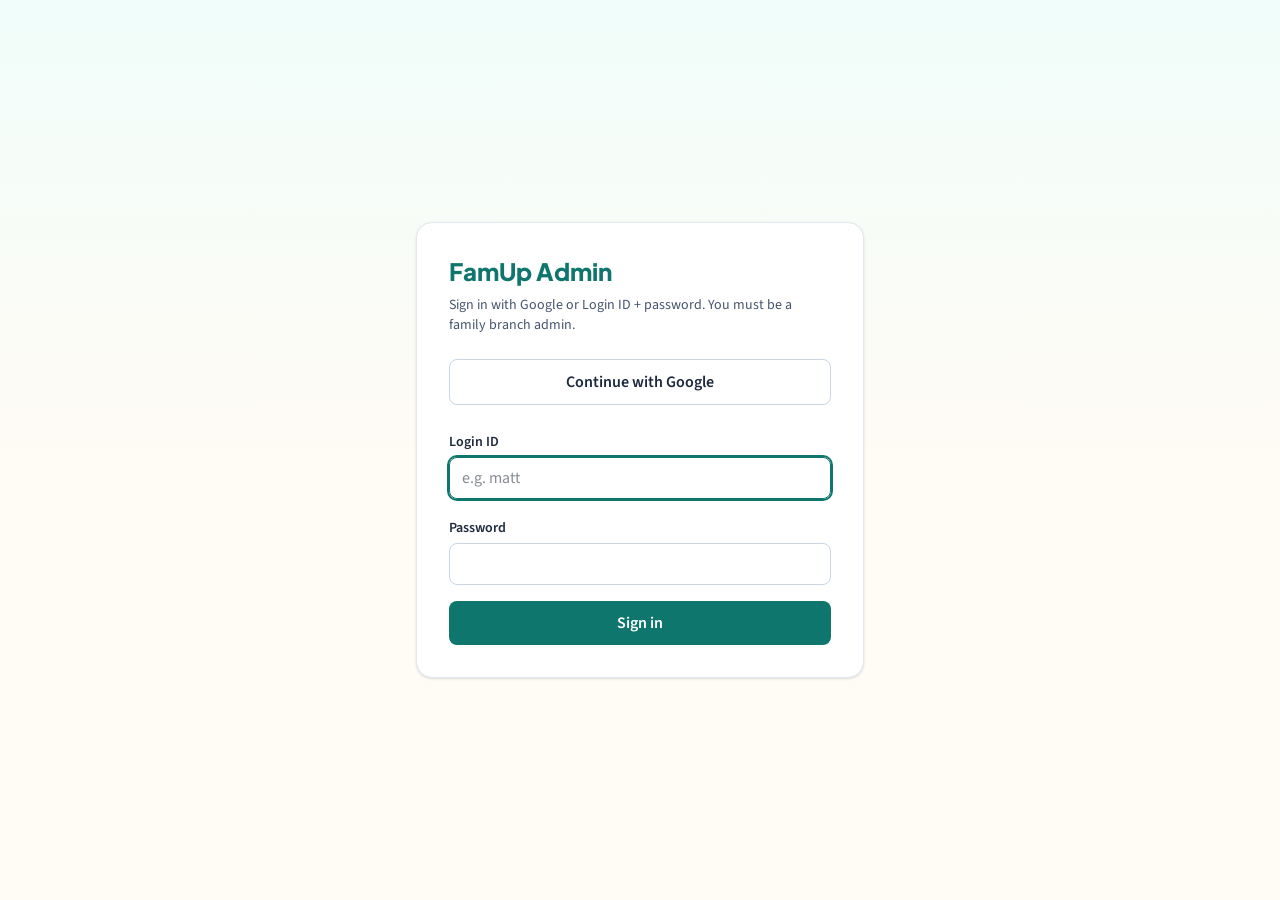
<file: index.html>
<!doctype html>
<html lang="en">
  <head>
    <meta charset="UTF-8" />
    <meta name="viewport" content="width=device-width, initial-scale=1.0" />
    <meta name="description" content="FamUp admin console — members, redemptions, referrals." />
    <meta name="theme-color" content="#0F766E" />
    <title>FamUp Admin</title>
    <link rel="preconnect" href="https://fonts.googleapis.com" />
    <link rel="preconnect" href="https://fonts.gstatic.com" crossorigin />
    <link
      href="https://fonts.googleapis.com/css2?family=Plus+Jakarta+Sans:wght@600;700;800&family=Source+Sans+3:wght@400;500;600;700&display=swap"
      rel="stylesheet"
    />
    <script type="module" crossorigin src="/assets/index-BXBW2vWb.js"></script>
    <link rel="stylesheet" crossorigin href="/assets/index-lhSkgsQ8.css">
      <meta name="famup-admin-deploy" content="1795517573" />
  </head>
  <body>
    <div id="root"></div>
  </body>
</html>
</file>
<file: assets/index-lhSkgsQ8.css>
/*! tailwindcss v4.3.2 | MIT License | https://tailwindcss.com */@layer properties{@supports (((-webkit-hyphens:none)) and (not (margin-trim:inline))) or ((-moz-orient:inline) and (not (color:rgb(from red r g b)))){*,:before,:after,::backdrop{--tw-space-y-reverse:0;--tw-border-style:solid;--tw-gradient-position:initial;--tw-gradient-from:#0000;--tw-gradient-via:#0000;--tw-gradient-to:#0000;--tw-gradient-stops:initial;--tw-gradient-via-stops:initial;--tw-gradient-from-position:0%;--tw-gradient-via-position:50%;--tw-gradient-to-position:100%;--tw-font-weight:initial;--tw-shadow:0 0 #0000;--tw-shadow-color:initial;--tw-shadow-alpha:100%;--tw-inset-shadow:0 0 #0000;--tw-inset-shadow-color:initial;--tw-inset-shadow-alpha:100%;--tw-ring-color:initial;--tw-ring-shadow:0 0 #0000;--tw-inset-ring-color:initial;--tw-inset-ring-shadow:0 0 #0000;--tw-ring-inset:initial;--tw-ring-offset-width:0px;--tw-ring-offset-color:#fff;--tw-ring-offset-shadow:0 0 #0000}}}@layer theme{:root,:host{--font-sans:"Source Sans 3", system-ui, sans-serif;--font-mono:ui-monospace, SFMono-Regular, Menlo, Monaco, Consolas, "Liberation Mono", "Courier New", monospace;--color-red-200:oklch(88.5% .062 18.334);--color-red-600:oklch(57.7% .245 27.325);--color-amber-200:oklch(92.4% .12 95.746);--color-amber-900:oklch(41.4% .112 45.904);--color-slate-50:oklch(98.4% .003 247.858);--color-slate-100:oklch(96.8% .007 247.896);--color-slate-200:oklch(92.9% .013 255.508);--color-slate-300:oklch(86.9% .022 252.894);--color-slate-400:oklch(70.4% .04 256.788);--color-slate-500:oklch(55.4% .046 257.417);--color-slate-600:oklch(44.6% .043 257.281);--color-slate-700:oklch(37.2% .044 257.287);--color-slate-800:oklch(27.9% .041 260.031);--color-slate-900:oklch(20.8% .042 265.755);--color-white:#fff;--spacing:.25rem;--container-xs:20rem;--container-md:28rem;--container-7xl:80rem;--text-xs:.75rem;--text-xs--line-height:calc(1 / .75);--text-sm:.875rem;--text-sm--line-height:calc(1.25 / .875);--text-lg:1.125rem;--text-lg--line-height:calc(1.75 / 1.125);--text-xl:1.25rem;--text-xl--line-height:calc(1.75 / 1.25);--text-2xl:1.5rem;--text-2xl--line-height:calc(2 / 1.5);--font-weight-medium:500;--font-weight-semibold:600;--font-weight-bold:700;--font-weight-extrabold:800;--radius-lg:.5rem;--radius-xl:.75rem;--radius-2xl:1rem;--default-font-family:var(--font-sans);--default-mono-font-family:var(--font-mono);--font-display:"Plus Jakarta Sans", "Source Sans 3", system-ui, sans-serif;--color-famup-teal:#0f766e;--color-famup-teal-dark:#115e59;--color-famup-cream:#fffbf5;--color-famup-mint:#f0fdfa;--color-famup-ink:#0f172a}}@layer base{*,:after,:before,::backdrop{box-sizing:border-box;border:0 solid;margin:0;padding:0}::file-selector-button{box-sizing:border-box;border:0 solid;margin:0;padding:0}html,:host{-webkit-text-size-adjust:100%;-moz-tab-size:4;tab-size:4;line-height:1.5;font-family:var(--default-font-family,ui-sans-serif, system-ui, sans-serif, "Apple Color Emoji", "Segoe UI Emoji", "Segoe UI Symbol", "Noto Color Emoji");font-feature-settings:var(--default-font-feature-settings,normal);font-variation-settings:var(--default-font-variation-settings,normal);-webkit-tap-highlight-color:transparent}hr{height:0;color:inherit;border-top-width:1px}abbr:where([title]){-webkit-text-decoration:underline dotted;text-decoration:underline dotted}h1,h2,h3,h4,h5,h6{font-size:inherit;font-weight:inherit}a{color:inherit;-webkit-text-decoration:inherit;text-decoration:inherit}b,strong{font-weight:bolder}code,kbd,samp,pre{font-family:var(--default-mono-font-family,ui-monospace, SFMono-Regular, Menlo, Monaco, Consolas, "Liberation Mono", "Courier New", monospace);font-feature-settings:var(--default-mono-font-feature-settings,normal);font-variation-settings:var(--default-mono-font-variation-settings,normal);font-size:1em}small{font-size:80%}sub,sup{vertical-align:baseline;font-size:75%;line-height:0;position:relative}sub{bottom:-.25em}sup{top:-.5em}table{text-indent:0;border-color:inherit;border-collapse:collapse}:-moz-focusring{outline:auto}progress{vertical-align:baseline}summary{display:list-item}ol,ul,menu{list-style:none}img,svg,video,canvas,audio,iframe,embed,object{vertical-align:middle;display:block}img,video{max-width:100%;height:auto}button,input,select,optgroup,textarea{font:inherit;font-feature-settings:inherit;font-variation-settings:inherit;letter-spacing:inherit;color:inherit;opacity:1;background-color:#0000;border-radius:0}::file-selector-button{font:inherit;font-feature-settings:inherit;font-variation-settings:inherit;letter-spacing:inherit;color:inherit;opacity:1;background-color:#0000;border-radius:0}:where(select:is([multiple],[size])) optgroup{font-weight:bolder}:where(select:is([multiple],[size])) optgroup option{padding-inline-start:20px}::file-selector-button{margin-inline-end:4px}::placeholder{opacity:1}@supports (not ((-webkit-appearance:-apple-pay-button))) or (contain-intrinsic-size:1px){::placeholder{color:currentColor}@supports (color:color-mix(in lab,red,red)){::placeholder{color:color-mix(in oklab,currentcolor 50%,transparent)}}}textarea{resize:vertical}::-webkit-search-decoration{-webkit-appearance:none}::-webkit-date-and-time-value{min-height:1lh;text-align:inherit}::-webkit-datetime-edit{display:inline-flex}::-webkit-datetime-edit-fields-wrapper{padding:0}::-webkit-datetime-edit{padding-block:0}::-webkit-datetime-edit-year-field{padding-block:0}::-webkit-datetime-edit-month-field{padding-block:0}::-webkit-datetime-edit-day-field{padding-block:0}::-webkit-datetime-edit-hour-field{padding-block:0}::-webkit-datetime-edit-minute-field{padding-block:0}::-webkit-datetime-edit-second-field{padding-block:0}::-webkit-datetime-edit-millisecond-field{padding-block:0}::-webkit-datetime-edit-meridiem-field{padding-block:0}::-webkit-calendar-picker-indicator{line-height:1}:-moz-ui-invalid{box-shadow:none}button,input:where([type=button],[type=reset],[type=submit]){-webkit-appearance:button;-moz-appearance:button;appearance:button}::file-selector-button{-webkit-appearance:button;-moz-appearance:button;appearance:button}::-webkit-inner-spin-button{height:auto}::-webkit-outer-spin-button{height:auto}[hidden]:where(:not([hidden=until-found])){display:none!important}}@layer components;@layer utilities{.mx-auto{margin-inline:auto}.mt-1{margin-top:var(--spacing)}.mt-2{margin-top:calc(var(--spacing) * 2)}.mt-3{margin-top:calc(var(--spacing) * 3)}.mt-4{margin-top:calc(var(--spacing) * 4)}.mt-6{margin-top:calc(var(--spacing) * 6)}.block{display:block}.flex{display:flex}.min-h-screen{min-height:100vh}.w-20{width:calc(var(--spacing) * 20)}.w-full{width:100%}.max-w-7xl{max-width:var(--container-7xl)}.max-w-md{max-width:var(--container-md)}.max-w-xs{max-width:var(--container-xs)}.min-w-\[100px\]{min-width:100px}.min-w-\[280px\]{min-width:280px}.min-w-full{min-width:100%}.flex-1{flex:1}.flex-col{flex-direction:column}.flex-wrap{flex-wrap:wrap}.items-center{align-items:center}.items-end{align-items:flex-end}.justify-between{justify-content:space-between}.justify-center{justify-content:center}.gap-1{gap:var(--spacing)}.gap-2{gap:calc(var(--spacing) * 2)}.gap-4{gap:calc(var(--spacing) * 4)}:where(.space-y-4>:not(:last-child)){--tw-space-y-reverse:0;margin-block-start:calc(calc(var(--spacing) * 4) * var(--tw-space-y-reverse));margin-block-end:calc(calc(var(--spacing) * 4) * calc(1 - var(--tw-space-y-reverse)))}.overflow-x-auto{overflow-x:auto}.rounded{border-radius:.25rem}.rounded-2xl{border-radius:var(--radius-2xl)}.rounded-lg{border-radius:var(--radius-lg)}.rounded-xl{border-radius:var(--radius-xl)}.border{border-style:var(--tw-border-style);border-width:1px}.border-b{border-bottom-style:var(--tw-border-style);border-bottom-width:1px}.border-amber-200{border-color:var(--color-amber-200)}.border-red-200{border-color:var(--color-red-200)}.border-slate-100{border-color:var(--color-slate-100)}.border-slate-200{border-color:var(--color-slate-200)}.border-slate-300{border-color:var(--color-slate-300)}.bg-famup-cream{background-color:var(--color-famup-cream)}.bg-famup-teal{background-color:var(--color-famup-teal)}.bg-slate-50{background-color:var(--color-slate-50)}.bg-slate-100{background-color:var(--color-slate-100)}.bg-slate-900{background-color:var(--color-slate-900)}.bg-white{background-color:var(--color-white)}.bg-gradient-to-b{--tw-gradient-position:to bottom in oklab;background-image:linear-gradient(var(--tw-gradient-stops))}.from-famup-mint{--tw-gradient-from:var(--color-famup-mint);--tw-gradient-stops:var(--tw-gradient-via-stops,var(--tw-gradient-position), var(--tw-gradient-from) var(--tw-gradient-from-position), var(--tw-gradient-to) var(--tw-gradient-to-position))}.via-famup-cream{--tw-gradient-via:var(--color-famup-cream);--tw-gradient-via-stops:var(--tw-gradient-position), var(--tw-gradient-from) var(--tw-gradient-from-position), var(--tw-gradient-via) var(--tw-gradient-via-position), var(--tw-gradient-to) var(--tw-gradient-to-position);--tw-gradient-stops:var(--tw-gradient-via-stops)}.to-famup-cream{--tw-gradient-to:var(--color-famup-cream);--tw-gradient-stops:var(--tw-gradient-via-stops,var(--tw-gradient-position), var(--tw-gradient-from) var(--tw-gradient-from-position), var(--tw-gradient-to) var(--tw-gradient-to-position))}.p-3{padding:calc(var(--spacing) * 3)}.p-4{padding:calc(var(--spacing) * 4)}.p-6{padding:calc(var(--spacing) * 6)}.p-8{padding:calc(var(--spacing) * 8)}.px-1{padding-inline:var(--spacing)}.px-2{padding-inline:calc(var(--spacing) * 2)}.px-3{padding-inline:calc(var(--spacing) * 3)}.px-4{padding-inline:calc(var(--spacing) * 4)}.py-1{padding-block:var(--spacing)}.py-2{padding-block:calc(var(--spacing) * 2)}.py-2\.5{padding-block:calc(var(--spacing) * 2.5)}.py-3{padding-block:calc(var(--spacing) * 3)}.py-4{padding-block:calc(var(--spacing) * 4)}.py-6{padding-block:calc(var(--spacing) * 6)}.text-center{text-align:center}.text-left{text-align:left}.align-top{vertical-align:top}.font-display{font-family:var(--font-display)}.font-mono{font-family:var(--font-mono)}.text-2xl{font-size:var(--text-2xl);line-height:var(--tw-leading,var(--text-2xl--line-height))}.text-lg{font-size:var(--text-lg);line-height:var(--tw-leading,var(--text-lg--line-height))}.text-sm{font-size:var(--text-sm);line-height:var(--tw-leading,var(--text-sm--line-height))}.text-xl{font-size:var(--text-xl);line-height:var(--tw-leading,var(--text-xl--line-height))}.text-xs{font-size:var(--text-xs);line-height:var(--tw-leading,var(--text-xs--line-height))}.font-bold{--tw-font-weight:var(--font-weight-bold);font-weight:var(--font-weight-bold)}.font-extrabold{--tw-font-weight:var(--font-weight-extrabold);font-weight:var(--font-weight-extrabold)}.font-medium{--tw-font-weight:var(--font-weight-medium);font-weight:var(--font-weight-medium)}.font-semibold{--tw-font-weight:var(--font-weight-semibold);font-weight:var(--font-weight-semibold)}.text-amber-900{color:var(--color-amber-900)}.text-famup-teal{color:var(--color-famup-teal)}.text-red-600{color:var(--color-red-600)}.text-slate-100{color:var(--color-slate-100)}.text-slate-400{color:var(--color-slate-400)}.text-slate-500{color:var(--color-slate-500)}.text-slate-600{color:var(--color-slate-600)}.text-slate-700{color:var(--color-slate-700)}.text-slate-800{color:var(--color-slate-800)}.text-slate-900{color:var(--color-slate-900)}.text-white{color:var(--color-white)}.capitalize{text-transform:capitalize}.uppercase{text-transform:uppercase}.underline{text-decoration-line:underline}.shadow-sm{--tw-shadow:0 1px 3px 0 var(--tw-shadow-color,#0000001a), 0 1px 2px -1px var(--tw-shadow-color,#0000001a);box-shadow:var(--tw-inset-shadow),var(--tw-inset-ring-shadow),var(--tw-ring-offset-shadow),var(--tw-ring-shadow),var(--tw-shadow)}@media(hover:hover){.hover\:bg-slate-50:hover{background-color:var(--color-slate-50)}.hover\:bg-slate-100:hover{background-color:var(--color-slate-100)}}.focus\:border-famup-teal:focus{border-color:var(--color-famup-teal)}.focus\:ring-2:focus{--tw-ring-shadow:var(--tw-ring-inset,) 0 0 0 calc(2px + var(--tw-ring-offset-width)) var(--tw-ring-color,currentcolor);box-shadow:var(--tw-inset-shadow),var(--tw-inset-ring-shadow),var(--tw-ring-offset-shadow),var(--tw-ring-shadow),var(--tw-shadow)}.focus\:ring-famup-teal:focus{--tw-ring-color:var(--color-famup-teal)}.focus\:outline-none:focus{--tw-outline-style:none;outline-style:none}.disabled\:opacity-50:disabled{opacity:.5}@media(min-width:40rem){.sm\:px-6{padding-inline:calc(var(--spacing) * 6)}}}html,body,#root{min-height:100vh}body{min-height:100vh;font-family:var(--font-sans);background:var(--color-famup-cream);color:var(--color-famup-ink);margin:0;font-size:1rem;line-height:1.5}.font-display{font-family:var(--font-display)}.btn-famup{background-color:var(--color-famup-teal);color:#fff}.btn-famup:hover{background-color:var(--color-famup-teal-dark)}.link-famup{color:var(--color-famup-teal)}.link-famup:hover{color:var(--color-famup-teal-dark)}@property --tw-space-y-reverse{syntax:"*";inherits:false;initial-value:0}@property --tw-border-style{syntax:"*";inherits:false;initial-value:solid}@property --tw-gradient-position{syntax:"*";inherits:false}@property --tw-gradient-from{syntax:"<color>";inherits:false;initial-value:#0000}@property --tw-gradient-via{syntax:"<color>";inherits:false;initial-value:#0000}@property --tw-gradient-to{syntax:"<color>";inherits:false;initial-value:#0000}@property --tw-gradient-stops{syntax:"*";inherits:false}@property --tw-gradient-via-stops{syntax:"*";inherits:false}@property --tw-gradient-from-position{syntax:"<length-percentage>";inherits:false;initial-value:0%}@property --tw-gradient-via-position{syntax:"<length-percentage>";inherits:false;initial-value:50%}@property --tw-gradient-to-position{syntax:"<length-percentage>";inherits:false;initial-value:100%}@property --tw-font-weight{syntax:"*";inherits:false}@property --tw-shadow{syntax:"*";inherits:false;initial-value:0 0 #0000}@property --tw-shadow-color{syntax:"*";inherits:false}@property --tw-shadow-alpha{syntax:"<percentage>";inherits:false;initial-value:100%}@property --tw-inset-shadow{syntax:"*";inherits:false;initial-value:0 0 #0000}@property --tw-inset-shadow-color{syntax:"*";inherits:false}@property --tw-inset-shadow-alpha{syntax:"<percentage>";inherits:false;initial-value:100%}@property --tw-ring-color{syntax:"*";inherits:false}@property --tw-ring-shadow{syntax:"*";inherits:false;initial-value:0 0 #0000}@property --tw-inset-ring-color{syntax:"*";inherits:false}@property --tw-inset-ring-shadow{syntax:"*";inherits:false;initial-value:0 0 #0000}@property --tw-ring-inset{syntax:"*";inherits:false}@property --tw-ring-offset-width{syntax:"<length>";inherits:false;initial-value:0}@property --tw-ring-offset-color{syntax:"*";inherits:false;initial-value:#fff}@property --tw-ring-offset-shadow{syntax:"*";inherits:false;initial-value:0 0 #0000}
</file>
